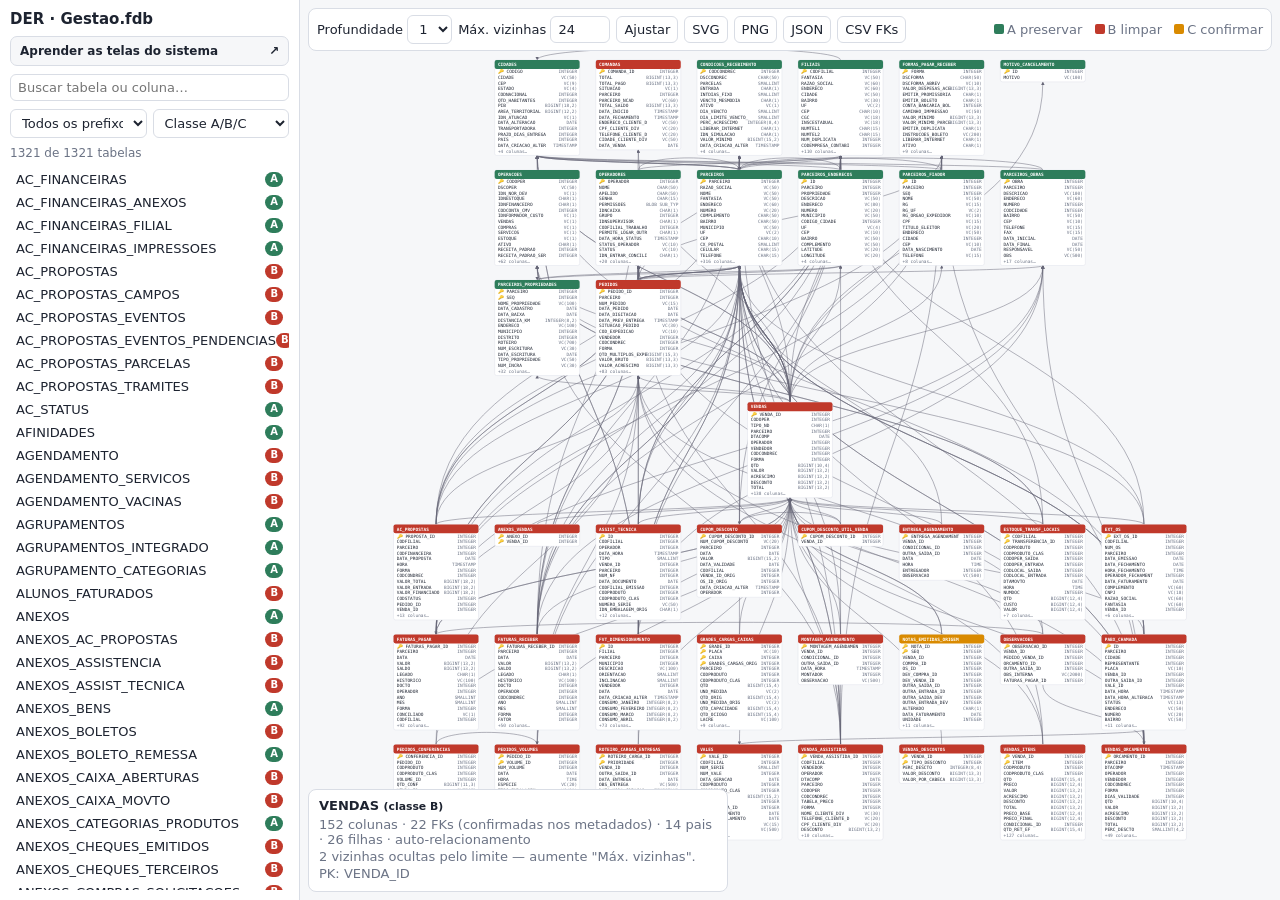
<file: index.html>
<!doctype html>
<html lang="pt-BR">
  <head>
    <meta charset="utf-8" />
    <meta name="viewport" content="width=device-width,initial-scale=1" />
    <title>DER — Gestao.fdb</title>
    <link rel="stylesheet" href="style.css" />
  </head>
  <body>
    <aside id="side">
      <h1>DER · Gestao.fdb</h1>
      <a class="guide-link" href="guia.html"
        >Aprender as telas do sistema <span aria-hidden="true">↗</span></a
      >
      <input id="q" placeholder="Buscar tabela ou coluna…" autocomplete="off" />
      <div class="row">
        <select id="mod">
          <option value="">Todos os prefixos</option>
        </select>
        <select id="cls">
          <option value="">Classe A/B/C</option>
          <option>A</option>
          <option>B</option>
          <option>C</option>
        </select>
      </div>
      <div id="cnt"></div>
      <ul id="list"></ul>
    </aside>
    <main>
      <div id="bar">
        <label
          >Profundidade
          <select id="dep">
            <option>1</option>
            <option>2</option>
          </select></label
        >
        <label
          >Máx. vizinhas
          <input id="max" type="number" value="24" min="4" max="80"
        /></label>
        <button id="fit">Ajustar</button><button id="eSVG">SVG</button
        ><button id="ePNG">PNG</button><button id="eJSON">JSON</button
        ><button id="eCSV">CSV FKs</button>
        <span class="lg"
          ><i class="A"></i>A preservar <i class="B"></i>B limpar
          <i class="C"></i>C confirmar</span
        >
      </div>
      <svg
        id="svg"
        role="img"
        aria-label="Diagrama interativo do banco de dados"
      >
        <defs>
          <marker
            id="ar"
            viewBox="0 0 10 10"
            refX="9"
            refY="5"
            markerWidth="7"
            markerHeight="7"
            orient="auto"
          >
            <path d="M0 0L10 5L0 10z" fill="#667" />
          </marker>
        </defs>
        <g id="vp"></g>
      </svg>
      <div id="info" aria-live="polite"></div>
    </main>
    <script src="dados.js"></script>
    <script src="script.js"></script>
  </body>
</html>
</file>
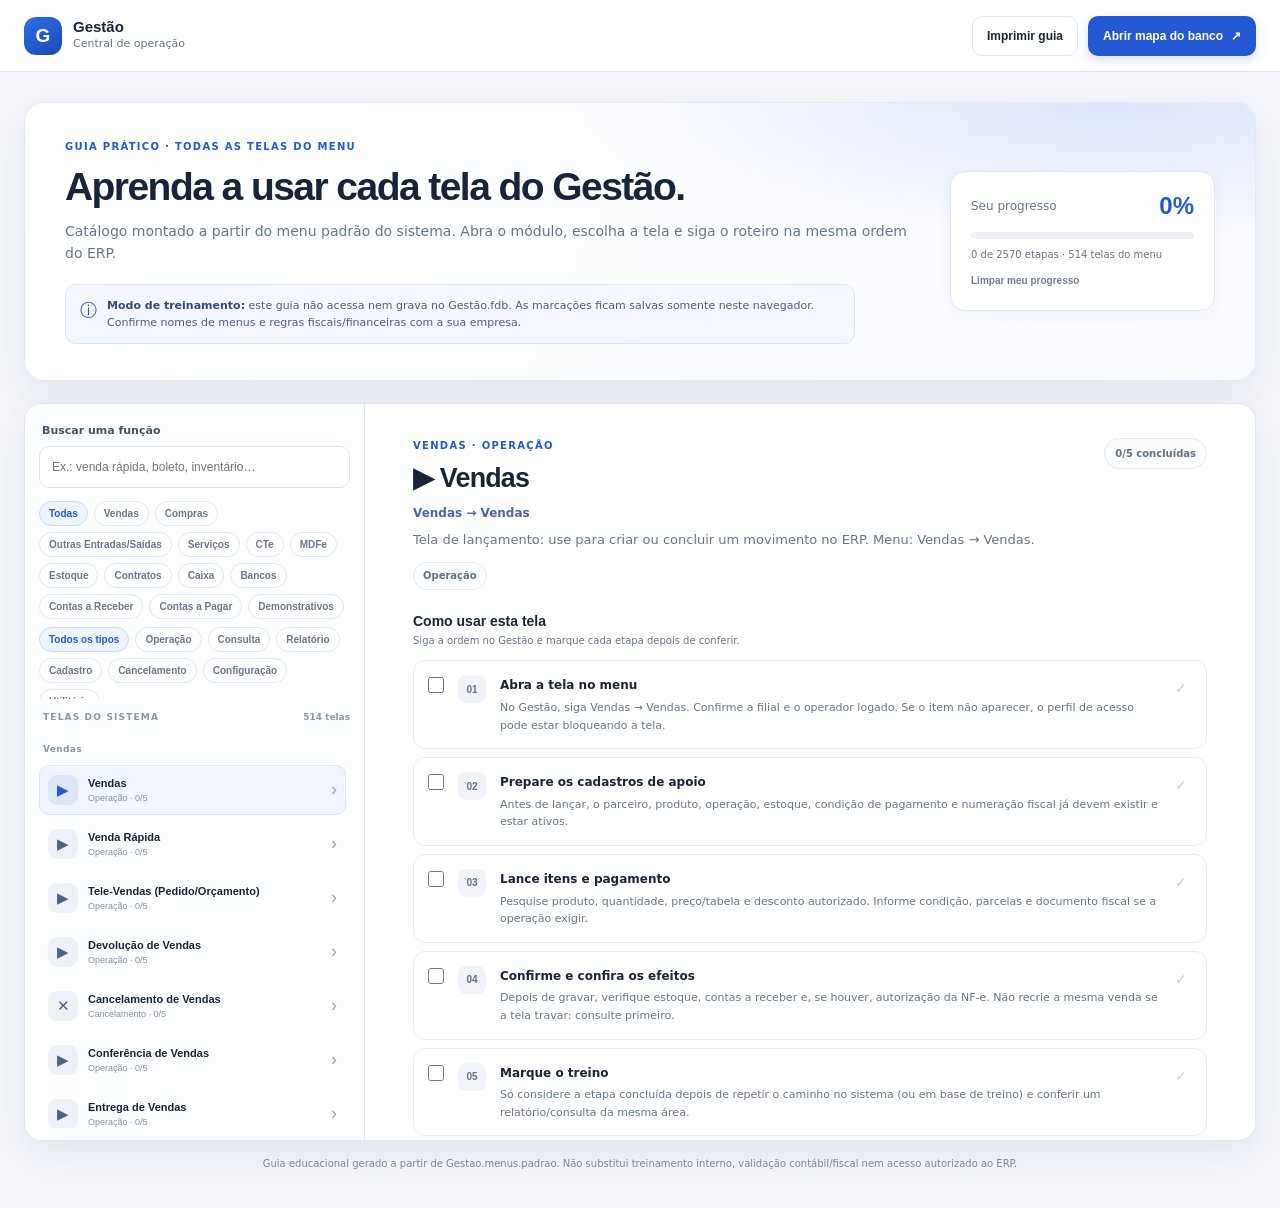
<file: guia.html>
<!doctype html>
<html lang="pt-BR">
  <head>
    <meta charset="utf-8" />
    <meta name="viewport" content="width=device-width, initial-scale=1" />
    <meta name="theme-color" content="#f4f6fb" />
    <title>Guia de uso · Gestão</title>
    <link rel="stylesheet" href="guia.css" />
  </head>
  <body>
    <header class="topbar">
      <a class="brand" href="index.html" aria-label="Voltar ao mapa do banco">
        <span class="brand-mark">G</span>
        <span><strong>Gestão</strong><small>Central de operação</small></span>
      </a>
      <div class="top-actions">
        <button id="printGuide" class="button button-quiet" type="button">
          Imprimir guia
        </button>
        <a class="button button-primary" href="index.html"
          >Abrir mapa do banco <span aria-hidden="true">↗</span></a
        >
      </div>
    </header>

    <main class="shell">
      <section class="hero">
        <div class="hero-copy">
          <p class="eyebrow">GUIA PRÁTICO · TODAS AS TELAS DO MENU</p>
          <h1>Aprenda a usar cada tela do Gestão.</h1>
          <p class="hero-text">
            Catálogo montado a partir do menu padrão do sistema. Abra o módulo,
            escolha a tela e siga o roteiro na mesma ordem do ERP.
          </p>
          <div class="hero-note">
            <span aria-hidden="true">ⓘ</span
            ><span
              ><strong>Modo de treinamento:</strong> este guia não acessa nem
              grava no Gestão.fdb. As marcações ficam salvas somente neste
              navegador. Confirme nomes de menus e regras fiscais/financeiras
              com a sua empresa.</span
            >
          </div>
        </div>
        <div class="progress-card" aria-live="polite">
          <div class="progress-top">
            <span>Seu progresso</span><strong id="progressText">0%</strong>
          </div>
          <div class="progress-track"><span id="progressBar"></span></div>
          <p id="progressDetail">0 de 0 etapas concluídas</p>
          <button id="resetProgress" class="text-button" type="button">
            Limpar meu progresso
          </button>
        </div>
      </section>

      <section class="workspace" aria-label="Roteiros de operação">
        <aside class="catalog">
          <label class="search-label" for="guideSearch"
            >Buscar uma função</label
          >
          <input
            id="guideSearch"
            type="search"
            placeholder="Ex.: venda rápida, boleto, inventário…"
            autocomplete="off"
          />
          <div
            id="categoryFilters"
            class="category-filters"
            aria-label="Filtrar por menu"
          ></div>
          <div
            id="kindFilters"
            class="category-filters kind-filters"
            aria-label="Filtrar por tipo de tela"
          ></div>
          <p class="list-heading">TELAS DO SISTEMA <span id="listCount"></span></p>
          <nav
            id="workflowList"
            class="workflow-list"
            aria-label="Lista de telas do menu"
          ></nav>
          <p id="emptyList" class="empty-state" hidden>
            Nenhuma tela encontrada. Tente outro termo, menu ou tipo.
          </p>
        </aside>

        <article
          id="workflowDetail"
          class="detail"
          aria-live="polite"
        ></article>
      </section>
      <footer class="footer">
        Guia educacional gerado a partir de Gestao.menus.padrao. Não substitui
        treinamento interno, validação contábil/fiscal nem acesso autorizado ao
        ERP.
      </footer>
    </main>
    <script src="dados.js"></script>
    <script src="menus.js"></script>
    <script src="guia.js"></script>
  </body>
</html>
</file>
<file: style.css>
:root {
  --bg: #f6f7f9;
  --pn: #fff;
  --tx: #1d2330;
  --mu: #6b7385;
  --ln: #d9dde5;
  --A: #2e7d5b;
  --B: #c0392b;
  --C: #d98a00;
}
@media (prefers-color-scheme: dark) {
  :root {
    --bg: #14171d;
    --pn: #1d222b;
    --tx: #e6e9ef;
    --mu: #98a0b2;
    --ln: #323947;
  }
}
* {
  box-sizing: border-box;
}
body {
  margin: 0;
  display: flex;
  height: 100vh;
  font:
    13px system-ui,
    sans-serif;
  background: var(--bg);
  color: var(--tx);
}
#side {
  width: 300px;
  background: var(--pn);
  border-right: 1px solid var(--ln);
  display: flex;
  flex-direction: column;
  padding: 10px;
  gap: 8px;
}
h1 {
  font-size: 15px;
  margin: 0;
}
.guide-link {
  display: flex;
  justify-content: space-between;
  align-items: center;
  padding: 7px 9px;
  border: 1px solid var(--ln);
  border-radius: 7px;
  background: var(--bg);
  color: var(--tx);
  font-size: 12px;
  font-weight: 600;
  text-decoration: none;
}
.guide-link:hover {
  border-color: #4a7bd0;
  color: #4a7bd0;
}
input,
select,
button {
  font: inherit;
  padding: 5px 7px;
  border: 1px solid var(--ln);
  border-radius: 6px;
  background: var(--pn);
  color: var(--tx);
}
button {
  cursor: pointer;
}
.row {
  display: flex;
  gap: 6px;
}
.row select {
  flex: 1;
  min-width: 0;
}
#cnt {
  color: var(--mu);
  font-size: 12px;
}
#list {
  list-style: none;
  margin: 0;
  padding: 0;
  overflow: auto;
  flex: 1;
}
#list li {
  padding: 4px 6px;
  cursor: pointer;
  border-radius: 5px;
  display: flex;
  justify-content: space-between;
}
#list li:hover,
#list li.on {
  background: var(--bg);
}
#list b {
  font-weight: 600;
  font-size: 10px;
  padding: 1px 5px;
  border-radius: 8px;
  color: #fff;
}
.A {
  background: var(--A);
}
.B {
  background: var(--B);
}
.C {
  background: var(--C);
}
main {
  flex: 1;
  position: relative;
  overflow: hidden;
}
#bar {
  position: absolute;
  top: 8px;
  left: 8px;
  right: 8px;
  z-index: 2;
  display: flex;
  gap: 6px;
  flex-wrap: wrap;
  align-items: center;
  background: var(--pn);
  padding: 6px 8px;
  border: 1px solid var(--ln);
  border-radius: 8px;
}
#bar input {
  width: 60px;
}
.lg {
  margin-left: auto;
  color: var(--mu);
}
.lg i {
  display: inline-block;
  width: 10px;
  height: 10px;
  border-radius: 2px;
  margin: 0 3px 0 8px;
}
#svg {
  width: 100%;
  height: 100%;
  cursor: grab;
  touch-action: none;
}
#svg text {
  font:
    11px ui-monospace,
    monospace;
  fill: var(--tx);
}
.box {
  fill: var(--pn);
  stroke: var(--ln);
  stroke-width: 1;
}
.hd {
  stroke: none;
}
.pk {
  font-weight: 700;
}
.ty {
  fill: var(--mu) !important;
}
.node {
  cursor: pointer;
}
.node:hover .box {
  stroke: #4a7bd0;
}
.node:focus-visible .box {
  stroke: #4a7bd0;
  stroke-width: 2;
}
.ed {
  stroke: #667;
  fill: none;
  stroke-width: 1.2;
}
.lb {
  fill: var(--mu) !important;
  font-size: 9px !important;
}
#info {
  position: absolute;
  bottom: 8px;
  left: 8px;
  max-width: 420px;
  max-height: 38%;
  overflow: auto;
  background: var(--pn);
  border: 1px solid var(--ln);
  border-radius: 8px;
  padding: 8px 10px;
  display: none;
}
#info h3 {
  margin: 0 0 4px;
  font-size: 13px;
}
#info p {
  margin: 2px 0;
  color: var(--mu);
}
button:focus-visible,
input:focus-visible,
select:focus-visible,
#list li:focus-visible {
  outline: 2px solid #4a7bd0;
  outline-offset: 2px;
}
@media (max-width: 760px) {
  body {
    height: 100dvh;
    min-height: 480px;
    flex-direction: column;
  }
  #side {
    width: 100%;
    max-height: 42%;
    border-right: 0;
    border-bottom: 1px solid var(--ln);
    padding: 8px;
    gap: 6px;
  }
  h1 {
    font-size: 14px;
  }
  #list {
    min-height: 40px;
  }
  main {
    flex: 1;
    min-height: 0;
  }
  #bar {
    top: 6px;
    left: 6px;
    right: 6px;
    gap: 4px;
    padding: 5px;
  }
  #bar label {
    font-size: 11px;
  }
  #bar button {
    padding: 5px;
    font-size: 11px;
  }
  .lg {
    margin-left: 0;
    font-size: 10px;
  }
  #info {
    left: 6px;
    bottom: 6px;
    max-width: calc(100% - 12px);
    max-height: 32%;
    font-size: 11px;
  }
}
@media (max-width: 420px) {
  #bar label {
    width: calc(50% - 4px);
  }
  #bar label select {
    max-width: 100%;
  }
  #bar input {
    width: 52px;
  }
  .lg {
    width: 100%;
  }
}
</file>
<file: guia.css>
:root {
  color-scheme: light;
  --ink: #17243a;
  --muted: #66758b;
  --line: #e0e7f0;
  --surface: #fff;
  --canvas: #f4f6fb;
  --blue: #2459d3;
  --blue-soft: #edf3ff;
  --green: #167b58;
  --amber: #9b5a0a;
  --shadow: 0 14px 40px rgba(31, 55, 90, 0.08);
}
* {
  box-sizing: border-box;
}
body {
  margin: 0;
  background: var(--canvas);
  color: var(--ink);
  font:
    14px "DM Sans",
    system-ui,
    sans-serif;
  line-height: 1.55;
}
.topbar {
  height: 72px;
  display: flex;
  align-items: center;
  justify-content: space-between;
  padding: 0 max(24px, calc((100vw - 1240px) / 2));
  background: #fff;
  border-bottom: 1px solid var(--line);
}
.brand {
  display: flex;
  align-items: center;
  gap: 11px;
  color: inherit;
  text-decoration: none;
}
.brand-mark {
  width: 38px;
  height: 38px;
  border-radius: 12px;
  display: grid;
  place-items: center;
  background: linear-gradient(145deg, #2f6ee5, #1a49b5);
  color: #fff;
  font:
    800 19px Manrope,
    sans-serif;
}
.brand strong,
.brand small {
  display: block;
}
.brand strong {
  font:
    700 15px Manrope,
    sans-serif;
}
.brand small {
  font-size: 11px;
  color: var(--muted);
}
.top-actions {
  display: flex;
  gap: 10px;
  align-items: center;
}
.button {
  min-height: 40px;
  display: inline-flex;
  align-items: center;
  justify-content: center;
  gap: 8px;
  padding: 0 14px;
  border: 1px solid transparent;
  border-radius: 10px;
  text-decoration: none;
  font:
    600 12px "DM Sans",
    sans-serif;
  cursor: pointer;
}
.button-primary {
  background: var(--blue);
  color: #fff;
  box-shadow: 0 5px 14px #2459d32a;
}
.button-primary:hover {
  background: #194ab9;
}
.button-quiet {
  background: #fff;
  color: var(--ink);
  border-color: var(--line);
}
.button-quiet:hover {
  background: #f7f9fc;
}
.shell {
  width: min(1240px, calc(100% - 48px));
  margin: 30px auto 22px;
}
.hero {
  display: grid;
  grid-template-columns: minmax(0, 1fr) 265px;
  gap: 30px;
  align-items: center;
  padding: 36px 40px;
  margin-bottom: 22px;
  border-radius: 20px;
  background:
    radial-gradient(ellipse at 88% 0%, #527ce52b, transparent 35%),
    linear-gradient(115deg, #fff, #f8faff);
  border: 1px solid #e4eaf4;
  box-shadow: var(--shadow);
}
.eyebrow {
  margin: 0 0 9px;
  color: var(--blue);
  font-size: 10px;
  font-weight: 700;
  letter-spacing: 0.13em;
}
.hero h1 {
  margin: 0;
  font:
    800 clamp(27px, 3.1vw, 39px)/1.17 Manrope,
    sans-serif;
  letter-spacing: -0.04em;
}
.hero-text {
  margin: 12px 0 19px;
  color: var(--muted);
  font-size: 14px;
}
.hero-note {
  max-width: 790px;
  display: flex;
  gap: 10px;
  padding: 12px 14px;
  border: 1px solid #d9e5ff;
  border-radius: 11px;
  background: #f4f7ff;
  color: #4c5e7b;
  font-size: 11px;
  line-height: 1.55;
}
.hero-note > span:first-child {
  color: var(--blue);
  font-size: 17px;
}
.hero-note strong {
  color: #304a79;
}
.progress-card {
  padding: 20px;
  border: 1px solid var(--line);
  border-radius: 15px;
  background: #fff;
  box-shadow: 0 5px 16px #1e39600a;
}
.progress-top {
  display: flex;
  align-items: center;
  justify-content: space-between;
  font-size: 12px;
  color: var(--muted);
}
.progress-top strong {
  font:
    800 24px Manrope,
    sans-serif;
  color: var(--blue);
}
.progress-track {
  height: 7px;
  margin: 12px 0 8px;
  border-radius: 99px;
  overflow: hidden;
  background: #edf1f7;
}
.progress-track span {
  display: block;
  width: 0;
  height: 100%;
  border-radius: inherit;
  background: linear-gradient(90deg, #2459d3, #5d8bf3);
  transition: width 0.2s;
}
.progress-card p {
  margin: 0;
  color: var(--muted);
  font-size: 10px;
}
.text-button {
  margin: 12px 0 0;
  padding: 0;
  border: 0;
  background: none;
  color: #6f7e95;
  font:
    600 10px "DM Sans",
    sans-serif;
  cursor: pointer;
}
.text-button:hover {
  color: #b33333;
}
.workspace {
  min-height: 720px;
  height: min(82vh, 980px);
  display: grid;
  grid-template-columns: 340px minmax(0, 1fr);
  border: 1px solid var(--line);
  border-radius: 18px;
  background: #fff;
  box-shadow: var(--shadow);
  overflow: hidden;
}
.catalog {
  display: flex;
  flex-direction: column;
  min-height: 0;
  padding: 18px 14px 12px;
  border-right: 1px solid var(--line);
  background: #fcfdff;
}
.search-label {
  display: block;
  margin: 0 0 7px 3px;
  font-size: 11px;
  font-weight: 700;
  color: #44536a;
}
.catalog input[type="search"] {
  width: 100%;
  height: 42px;
  padding: 0 12px;
  border: 1px solid #dce4ef;
  border-radius: 10px;
  outline: 0;
  background: #fff;
  color: var(--ink);
  font:
    12px "DM Sans",
    sans-serif;
}
.catalog input:focus {
  border-color: #6b91e8;
  box-shadow: 0 0 0 3px #2459d314;
}
.category-filters {
  display: flex;
  flex-wrap: wrap;
  gap: 6px;
  margin: 13px 0 8px;
  max-height: 118px;
  overflow: auto;
}
.kind-filters {
  margin: 0 0 12px;
  max-height: 72px;
}
.filter-chip {
  padding: 6px 9px;
  border: 1px solid var(--line);
  border-radius: 99px;
  background: #fff;
  color: #68778b;
  font:
    600 10px "DM Sans",
    sans-serif;
  cursor: pointer;
}
.filter-chip.selected {
  border-color: #cbd9fb;
  background: var(--blue-soft);
  color: var(--blue);
}
.list-heading {
  margin: 0 0 8px 4px;
  color: #8b97a8;
  font-size: 9px;
  font-weight: 700;
  letter-spacing: 0.13em;
  display: flex;
  justify-content: space-between;
  gap: 8px;
}
.list-heading span {
  letter-spacing: 0;
  font-weight: 600;
  text-transform: none;
}
.group-label {
  margin: 10px 4px 4px;
  color: #8b97a8;
  font-size: 9px;
  font-weight: 700;
  letter-spacing: 0.04em;
}
.workflow-list {
  display: flex;
  flex-direction: column;
  gap: 4px;
  flex: 1;
  min-height: 0;
  overflow: auto;
  padding-right: 4px;
}
.workflow-item {
  width: 100%;
  display: flex;
  align-items: center;
  gap: 10px;
  padding: 9px 8px;
  border: 1px solid transparent;
  border-radius: 10px;
  background: transparent;
  text-align: left;
  color: var(--ink);
  cursor: pointer;
}
.workflow-item:hover {
  background: #f4f7fc;
}
.workflow-item.active {
  border-color: #dce6fc;
  background: #f1f5ff;
}
.workflow-icon {
  flex: 0 0 30px;
  width: 30px;
  height: 30px;
  display: grid;
  place-items: center;
  border-radius: 9px;
  background: #eef2f8;
  color: #4d6488;
  font-size: 15px;
}
.workflow-item.active .workflow-icon {
  background: #dce7ff;
  color: var(--blue);
}
.workflow-label {
  min-width: 0;
  flex: 1;
}
.workflow-label strong,
.workflow-label small {
  display: block;
}
.workflow-label strong {
  font-size: 11px;
  line-height: 1.35;
  font-weight: 600;
}
.workflow-label small {
  margin-top: 3px;
  color: #8692a4;
  font-size: 9px;
}
.workflow-arrow {
  color: #9aa5b5;
  font-size: 18px;
}
.empty-state {
  padding: 12px;
  color: var(--muted);
  font-size: 12px;
}
.detail {
  padding: 34px clamp(22px, 4vw, 48px) 38px;
  min-width: 0;
  overflow: auto;
}
.menu-path {
  margin: 8px 0 0;
  color: #4b64a3;
  font-size: 12px;
  font-weight: 600;
}
.meta-row {
  display: flex;
  flex-wrap: wrap;
  gap: 8px;
  margin-top: 12px;
}
.form-chip,
.kind-badge {
  display: inline-flex;
  align-items: center;
  padding: 5px 9px;
  border-radius: 99px;
  font-size: 10px;
  font-weight: 600;
}
.form-chip {
  border: 1px solid #dce5f4;
  background: #f8faff;
  color: #355caa;
}
.kind-badge {
  border: 1px solid #e2e8f1;
  background: #fbfcfe;
  color: #5f708a;
}
.related {
  margin-top: 26px;
  padding-top: 20px;
  border-top: 1px solid var(--line);
}
.related h3 {
  margin: 0;
  font:
    700 14px Manrope,
    sans-serif;
}
.related p {
  margin: 4px 0 0;
  color: var(--muted);
  font-size: 10px;
}
.related-links {
  display: flex;
  flex-wrap: wrap;
  gap: 7px;
  margin-top: 11px;
}
.related-link {
  padding: 6px 9px;
  border: 1px solid #e2e8f1;
  border-radius: 8px;
  background: #fff;
  color: var(--ink);
  font:
    600 10px "DM Sans",
    sans-serif;
  cursor: pointer;
}
.related-link:hover {
  border-color: #9eb7ed;
  background: #eff4ff;
}
.detail-heading {
  display: flex;
  justify-content: space-between;
  align-items: flex-start;
  gap: 15px;
  margin-bottom: 22px;
}
.detail-heading h2 {
  margin: 0;
  font:
    800 clamp(21px, 2.1vw, 29px)/1.25 Manrope,
    sans-serif;
  letter-spacing: -0.03em;
}
.detail-summary {
  margin: 8px 0 0;
  color: var(--muted);
  font-size: 13px;
}
.completion-pill {
  white-space: nowrap;
  padding: 7px 10px;
  border: 1px solid #e2e8f1;
  border-radius: 99px;
  background: #fbfcfe;
  color: #5f708a;
  font-size: 10px;
  font-weight: 600;
}
.callout {
  display: flex;
  gap: 10px;
  padding: 13px 15px;
  margin-bottom: 22px;
  border: 1px solid;
  border-radius: 11px;
  font-size: 11px;
  line-height: 1.55;
}
.callout-warning {
  border-color: #f2dfb9;
  background: #fff9eb;
  color: #765121;
}
.callout strong {
  flex: 0 0 auto;
  color: #9b5a0a;
}
.steps-heading {
  margin: 23px 0 12px;
}
.steps-heading h3,
.references h3,
.demo-heading h3 {
  margin: 0;
  font:
    700 14px Manrope,
    sans-serif;
}
.steps-heading p,
.references p {
  margin: 4px 0 0;
  color: var(--muted);
  font-size: 10px;
}
.steps {
  display: flex;
  flex-direction: column;
  gap: 8px;
}
.step-card {
  position: relative;
  display: grid;
  grid-template-columns: 18px 30px minmax(0, 1fr) 17px;
  gap: 12px;
  align-items: start;
  padding: 14px;
  border: 1px solid #e8edf4;
  border-radius: 12px;
  background: #fff;
  cursor: pointer;
  transition:
    border-color 0.16s,
    background 0.16s;
}
.step-card:hover {
  border-color: #c9d8f5;
  background: #fcfdff;
}
.step-card > input {
  width: 16px;
  height: 16px;
  margin: 2px 0 0;
  accent-color: var(--blue);
  cursor: pointer;
}
.step-number {
  width: 28px;
  height: 28px;
  display: grid;
  place-items: center;
  border-radius: 8px;
  background: #f0f3f8;
  color: #62718a;
  font:
    700 10px Manrope,
    sans-serif;
}
.step-copy strong,
.step-copy > span {
  display: block;
}
.step-copy strong {
  margin: 1px 0 4px;
  font-size: 12px;
}
.step-copy > span {
  color: #66758b;
  font-size: 11px;
  line-height: 1.6;
}
.step-check {
  padding-top: 3px;
  color: #c5cdd8;
  font-weight: 700;
}
.step-card.completed {
  border-color: #cde9dc;
  background: #f8fdf9;
}
.step-card.completed .step-number {
  background: #e4f5eb;
  color: var(--green);
}
.step-card.completed .step-check {
  color: var(--green);
}
.step-card.completed .step-copy strong {
  color: #557261;
}
.references {
  display: grid;
  grid-template-columns: 1fr;
  gap: 11px;
  margin-top: 26px;
  padding-top: 20px;
  border-top: 1px solid var(--line);
}
.table-links {
  display: flex;
  flex-wrap: wrap;
  gap: 7px;
}
.table-link {
  display: inline-flex;
  align-items: center;
  gap: 8px;
  padding: 6px 9px;
  border: 1px solid #dce5f4;
  border-radius: 8px;
  background: #f8faff;
  color: #355caa;
  text-decoration: none;
  font:
    600 10px ui-monospace,
    monospace;
}
.table-link:hover {
  border-color: #9eb7ed;
  background: #eff4ff;
}
.muted {
  color: var(--muted);
  font-size: 11px;
}
.demo-panel {
  margin: 17px 0 20px;
  padding: 17px;
  border: 1px solid #dae5fa;
  border-radius: 14px;
  background: linear-gradient(130deg, #f8faff, #fff);
}
.demo-heading {
  display: flex;
  align-items: center;
  gap: 10px;
  margin-bottom: 13px;
}
.demo-heading p {
  margin: 3px 0 0;
  color: var(--muted);
  font-size: 10px;
}
.demo-icon {
  width: 34px;
  height: 34px;
  display: grid;
  place-items: center;
  border-radius: 10px;
  background: #e6edff;
  color: var(--blue);
  font-size: 18px;
}
.demo-input {
  display: flex;
  flex-direction: column;
  gap: 6px;
  color: #4c5b71;
  font-size: 10px;
  font-weight: 600;
}
.demo-input input {
  height: 38px;
  padding: 0 10px;
  border: 1px solid #dbe3ef;
  border-radius: 8px;
  background: #fff;
  color: var(--ink);
  font:
    12px "DM Sans",
    sans-serif;
}
.price-results {
  display: grid;
  grid-template-columns: repeat(3, minmax(0, 1fr));
  gap: 8px;
  margin-top: 10px;
}
.price-tier {
  display: flex;
  flex-direction: column;
  gap: 7px;
  padding: 10px;
  border: 1px solid #e7edf6;
  border-radius: 9px;
  background: #fff;
}
.price-tier > span {
  display: flex;
  justify-content: space-between;
  gap: 4px;
  color: #596a82;
  font-size: 10px;
}
.price-tier small {
  color: #7889a3;
}
.price-tier strong {
  font:
    700 13px Manrope,
    sans-serif;
  color: #254fa9;
}
.demo-footnote {
  margin: 10px 0 0;
  color: #7b8798;
  font-size: 9px;
}
.demo-grid {
  display: grid;
  grid-template-columns: 1fr 1fr;
  gap: 10px;
  margin-bottom: 12px;
}
.expense-results {
  margin-top: 12px;
}
.preview-total {
  display: flex;
  justify-content: space-between;
  gap: 10px;
  margin: 0 0 8px;
  color: #52637c;
  font-size: 11px;
}
.preview-total strong {
  color: var(--ink);
}
.date-chips {
  display: flex;
  flex-wrap: wrap;
  gap: 5px;
}
.date-chips span {
  padding: 4px 7px;
  border: 1px solid #e3eaf5;
  border-radius: 6px;
  background: #fff;
  color: #50617b;
  font-size: 9px;
}
.validation-message {
  margin: 8px 0;
  color: #a34430;
  font-size: 11px;
}
.footer {
  padding: 15px 5px;
  color: #7b8798;
  font-size: 10px;
  text-align: center;
}
button:focus-visible,
a:focus-visible,
input:focus-visible {
  outline: 3px solid #72a0ff;
  outline-offset: 2px;
}
@media (max-width: 800px) {
  .shell {
    width: min(100% - 28px, 650px);
    margin-top: 18px;
  }
  .hero {
    grid-template-columns: 1fr;
    padding: 26px 23px;
    gap: 17px;
  }
  .progress-card {
    max-width: none;
  }
  .workspace {
    grid-template-columns: 250px minmax(0, 1fr);
    height: auto;
  }
  .catalog {
    padding: 17px 11px;
  }
  .detail {
    padding: 24px 20px;
  }
  .topbar {
    padding: 0 16px;
  }
  .brand small {
    display: none;
  }
}
@media (max-width: 620px) {
  .topbar {
    height: 62px;
  }
  .top-actions {
    gap: 6px;
  }
  .button {
    min-height: 36px;
    padding: 0 9px;
    font-size: 10px;
  }
  .button-quiet {
    display: none;
  }
  .shell {
    width: calc(100% - 20px);
    margin: 12px auto;
  }
  .hero {
    padding: 21px 17px;
    border-radius: 15px;
  }
  .hero h1 {
    font-size: 27px;
  }
  .hero-text {
    font-size: 12px;
  }
  .workspace {
    grid-template-columns: 1fr;
    min-height: 0;
    height: auto;
  }
  .catalog {
    border-right: 0;
    border-bottom: 1px solid var(--line);
    padding: 14px;
  }
  .workflow-list {
    display: grid;
    grid-template-columns: 1fr 1fr;
    max-height: 230px;
    overflow: auto;
  }
  .workflow-item {
    padding: 7px 5px;
    gap: 6px;
  }
  .workflow-icon {
    width: 26px;
    height: 26px;
    flex-basis: 26px;
  }
  .workflow-label strong {
    font-size: 9px;
  }
  .workflow-label small {
    font-size: 8px;
  }
  .workflow-arrow {
    display: none;
  }
  .category-filters {
    margin-bottom: 12px;
  }
  .detail {
    padding: 22px 15px;
  }
  .detail-heading {
    flex-direction: column;
  }
  .completion-pill {
    order: -1;
  }
  .step-card {
    grid-template-columns: 16px 26px minmax(0, 1fr) 12px;
    gap: 8px;
    padding: 11px 9px;
  }
  .step-number {
    width: 25px;
    height: 25px;
  }
  .step-copy strong {
    font-size: 11px;
  }
  .step-copy > span {
    font-size: 10px;
  }
  .price-results {
    grid-template-columns: 1fr;
  }
  .price-tier {
    flex-direction: row;
    align-items: center;
    justify-content: space-between;
  }
  .price-tier > span {
    gap: 8px;
  }
  .demo-grid {
    grid-template-columns: 1fr;
  }
  .references {
    margin-top: 20px;
  }
  .footer {
    text-align: left;
  }
}
@media print {
  body {
    background: #fff;
  }
  .topbar,
  .catalog,
  .progress-card,
  .text-button,
  .button,
  .category-filters,
  .workflow-list,
  .search-label,
  .catalog input,
  .list-heading {
    display: none !important;
  }
  .shell {
    width: 100%;
    margin: 0;
  }
  .hero {
    display: block;
    padding: 10px;
    border: 0;
    box-shadow: none;
  }
  .workspace {
    display: block;
    border: 0;
    box-shadow: none;
  }
  .detail {
    padding: 10px;
  }
  .step-card {
    break-inside: avoid;
  }
  .demo-panel,
  .callout {
    break-inside: avoid;
  }
  .footer {
    font-size: 9px;
  }
}
</file>
